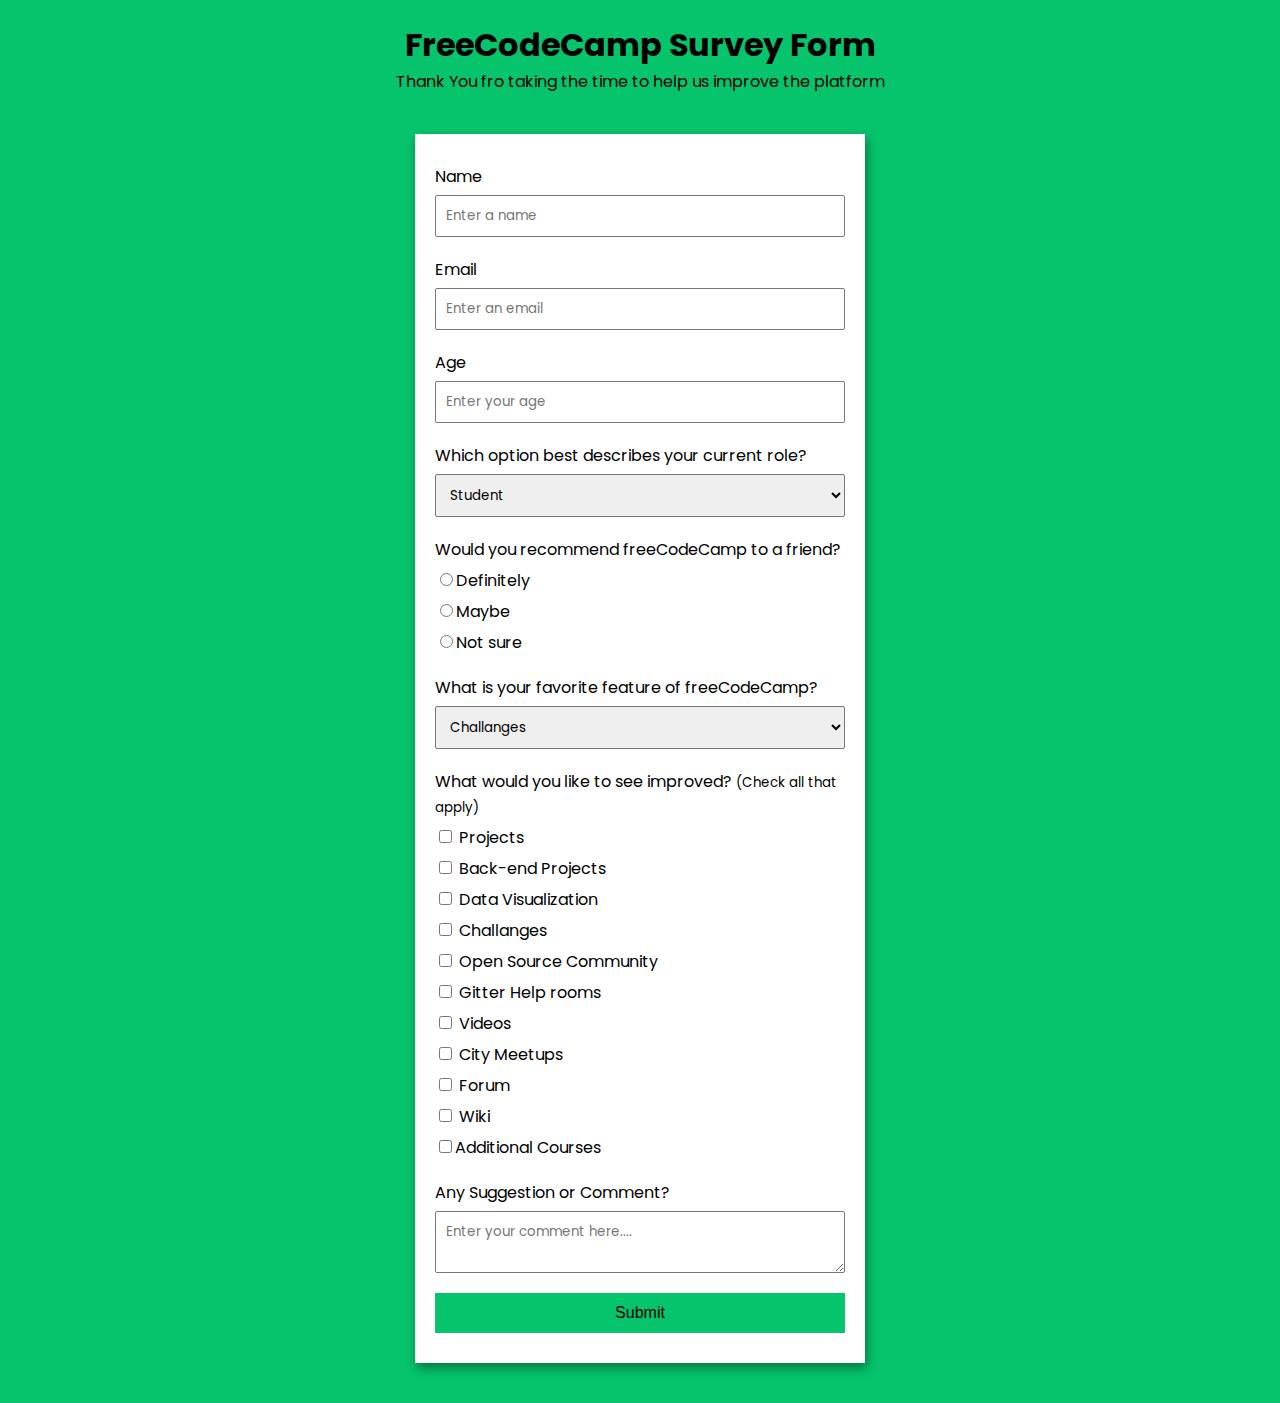
<file: FreeCodeCamp_Web_Project/Survey Page/index.html>
<!DOCTYPE html>
<html lang="en">
<head>
    <meta charset="UTF-8">
    <meta http-equiv="X-UA-Compatible" content="IE=edge">
    <meta name="viewport" content="width=device-width, initial-scale=1.0">
    <title>Document</title>
    <link rel="stylesheet" href="style.css">
    <script src="https://cdn.freecodecamp.org/testable-projects-fcc/v1/bundle.js"></script>
</head>
<body>
    <h1 id="title">FreeCodeCamp Survey Form</h1>
<p id="description">Thank You fro taking the time to help us improve the platform </p>
<form id="survey-form">
   <div class="form-control">
     <label for="name" id ="name-label">Name</label>
     <input type="text" id="name" placeholder="Enter a name" required/>
    </div>
    
    <div class="form-control">
        <label for="email" id ="email-label">Email</label>
        <input type="email" id="email" placeholder="Enter an email" required/>
       </div>  

    <div class="form-control">
        <label for="number" id ="number-label">Age</label>
        <input type="number" id="age" placeholder="Enter your age" required min="0" max="100" />
       </div>  
    
    <div class="form-control">
        <label for="role">Which option best describes your current role?</label>
        <select name="role" id="dropdown">
            <option value="student">Student</option>
            <option value="full-time">Full-time</option>
            <option value="part-time">Part-Time</option>
            <option value="other">Other</option>
        </select>
       </div>     
    <div class="form-control">
        <label>Would you recommend freeCodeCamp to a friend?</label>
       
        <label for="recommend-1">
            <input type="radio" id="recommwnd-1" name="recommend" value="def"/>Definitely
        </label>
        <label for="recommend-2">
            <input type="radio" id="recommwnd-2" name="recommend" value="maybe"/>Maybe
        </label>
        <label for="recommend-3">
            <input type="radio" id="recommwnd-3" name="recommend" value="not"/>Not sure
        </label>
       </div>
    
    <div class="form-control">
        <label for="role">What is your favorite feature of freeCodeCamp?</label>
        <select name="feature" id="feature">
            <option value="Challanges">Challanges</option>
            <option value="Projects">Projects</option>
            <option value="Open-source">Open Source</option>
            <option value="Community">Community</option>
        </select>
       </div>        
    <div class="form-control">
        <label >What would you like to see improved? 
        <small>(Check all that apply)</small></label>

            <label for="improve-1"><input type="checkbox" name="improve" id="improve-1" value="improve-1">  Projects</label>
            <label for="improve-1"><input type="checkbox" name="improve" id="improve-2" value="improve-2"> Back-end Projects</label>
            <label for="improve-1"><input type="checkbox" name="improve" id="improve-3" value="improve-3"> Data Visualization</label>
            <label for="improve-1"><input type="checkbox" name="improve" id="improve-4" value="improve-4"> Challanges</label>
            <label for="improve-1"><input type="checkbox" name="improve" id="improve-5" value="improve-5"> Open Source Community</label>
            <label for="improve-1"><input type="checkbox" name="improve" id="improve-6" value="improve-6"> Gitter Help rooms</label>
            <label for="improve-1"><input type="checkbox" name="improve" id="improve-7" value="improve-7"> Videos</label>
            <label for="improve-1"><input type="checkbox" name="improve" id="improve-8" value="improve-8"> City Meetups</label>
            <label for="improve-1"><input type="checkbox" name="improve" id="improve-9" value="improve-9"> Forum</label>
            <label for="improve-1"><input type="checkbox" name="improve" id="improve-10" value="improve-10" > Wiki</label>
            <label for="improve-1"><input type="checkbox" name="improve" id="improve-11" value="improve-11" >Additional Courses</label>
             
        
    </div> 
    <div class="form-control">
        <label for="comments">Any Suggestion or Comment?</label>
        <textarea name="comment" id="comments" placeholder="Enter your comment here...."></textarea>
    </div>
    <button type="submit" value="submit">Submit</button>
</form>
</body>
</html>
</file>
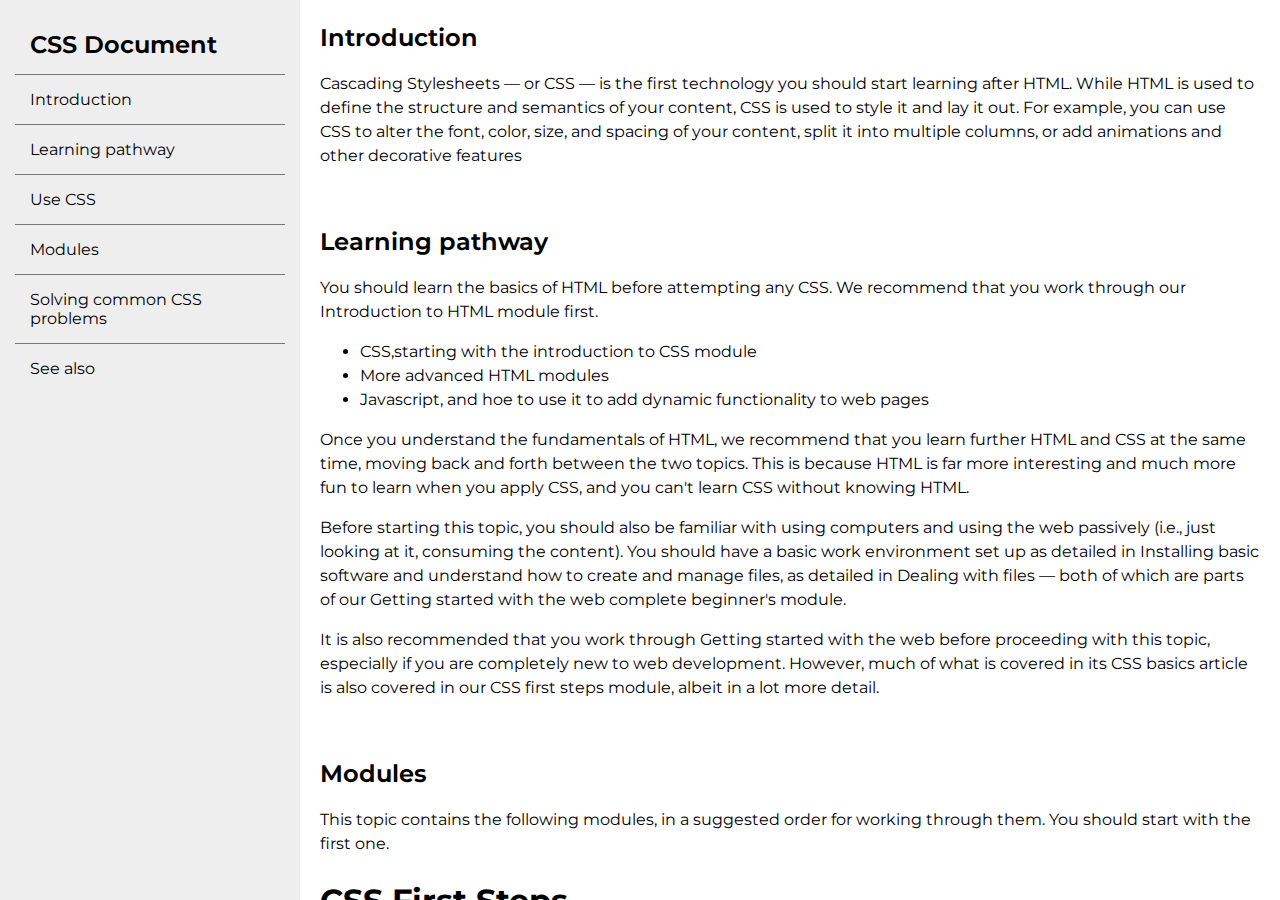
<file: FreeCodeCamp_Web_Project/Technical _Documentation _page/index.html>
<!DOCTYPE html>
<html lang="en">
  <head>
    <meta charset="UTF-8" />
    <meta http-equiv="X-UA-Compatible" content="IE=edge" />
    <meta name="viewport" content="width=device-width, initial-scale=1.0" />
    <link rel="stylesheet" href="style.css" />
    <title>Document</title>
  </head>
  <body>
    <nav id="navbar">
      <header>CSS Document</header>
      <a href="#Introduction" class="nav-link">Introduction</a>
      <a href="#Learning_pathway" class="nav-link">Learning pathway</a>
      <a href="#Use_CSS" class="nav-link">Use CSS</a>
      <a href="#Modules" class="nav-link">Modules</a>
      <a href="#Solving_common_CSS_problems" class="nav-link"
        >Solving common CSS problems</a
      >
      <a href="#See_also" class="nav-link">See also</a>
    </nav>
    <main id="main-doc">
      <section class="main-section" id="Introduction">
        <header>Introduction</header>
        <p>
          Cascading Stylesheets — or CSS — is the first technology you should
          start learning after HTML. While HTML is used to define the structure
          and semantics of your content, CSS is used to style it and lay it out.
          For example, you can use CSS to alter the font, color, size, and
          spacing of your content, split it into multiple columns, or add
          animations and other decorative features
        </p>
      </section>
      <section class="main-section" id="Learning_pathway">
        <header>Learning pathway</header>
        <p>
          You should learn the basics of HTML before attempting any CSS. We
          recommend that you work through our Introduction to HTML module first.
        </p>
        <ul>
            <li>CSS,starting with the introduction to CSS module</li>
            <li>More advanced HTML modules</li>
            <li>Javascript, and hoe to use it to add dynamic functionality to web pages</li>
        </ul>
        <p>
          Once you understand the fundamentals of HTML, we recommend that you
          learn further HTML and CSS at the same time, moving back and forth
          between the two topics. This is because HTML is far more interesting
          and much more fun to learn when you apply CSS, and you can't learn CSS
          without knowing HTML.
        </p>

        <p>
          Before starting this topic, you should also be familiar with using
          computers and using the web passively (i.e., just looking at it,
          consuming the content). You should have a basic work environment set
          up as detailed in Installing basic software and understand how to
          create and manage files, as detailed in Dealing with files — both of
          which are parts of our Getting started with the web complete
          beginner's module.
        </p>
        <p>
          It is also recommended that you work through Getting started with the
          web before proceeding with this topic, especially if you are
          completely new to web development. However, much of what is covered in
          its CSS basics article is also covered in our CSS first steps module,
          albeit in a lot more detail.
        </p>
      </section>
      <section class="main-section" id="Modules">
        <header>Modules</header>
        <p>
          This topic contains the following modules, in a suggested order for
          working through them. You should start with the first one.
        </p>
        <h1>CSS First Steps</h1>
        <p>
          CSS (Cascading Style Sheets) is used to style and layout web pages —
          for example, to alter the font, color, size, and spacing of your
          content, split it into multiple columns, or add animations and other
          decorative features. This module provides a gentle beginning to your
          path towards CSS mastery with the basics of how it works, what the
          syntax looks like, and how you can start using it to add styling to
          HTML.
        </p>
        <h4>CSS Syntax</h4>
        <p>Selector { property:value; property2:value2}</p>
        <pre>
            <code> p{ color:red;
                text-align:center;}</code>
        </pre>
        <h3>CSS building blocks</h3>
        <p>
          This module carries on where CSS first steps left off — now you've
          gained familiarity with the language and its syntax, and got some
          basic experience with using it, its time to dive a bit deeper. This
          module looks at the cascade and inheritance, all the selector types we
          have available, units, sizing, styling backgrounds and borders,
          debugging, and lots more. The aim here is to provide you with a
          toolkit for writing competent CSS and help you understand all the
          essential theory, before moving on to more specific disciplines like
          text styling and CSS layout.
        </p>
        <h3>Styling text</h3>
        <p>
          With the basics of the CSS language covered, the next CSS topic for
          you to concentrate on is styling text — one of the most common things
          you'll do with CSS. Here we look at text styling fundamentals,
          including setting font, boldness, italics, line and letter spacing,
          drop shadows, and other text features. We round off the module by
          looking at applying custom fonts to your page, and styling lists and
          links
        </p>
        <h4>CSS Comment</h4>
        <pre>
            <code>/* This is a single-line comment */
                p {
                  color: red;
                }</code>
        </pre>
        <h3>CSS layout</h3>
        <p>
          At this point, we've already looked at CSS fundamentals, how to style
          text, and how to style and manipulate the boxes that your content sits
          inside. Now it's time to look at how to place your boxes in the right
          place with respect to the viewport, and one another. We have covered
          the necessary prerequisites so we can now dive deep into CSS layout,
          looking at different display settings, modern layout tools like
          flexbox, CSS grid, and positioning, and some of the legacy techniques
          you might still want to know about.
        </p>
      </section>
      <section class="main-section" id="Use_CSS">
        <header>Use CSS</header>
        <p>There are 3 ways to use CSS</p>
        <ul>
          <li>Inline CSS</li>
          <li>Internal CSS</li>
          <li>External CSS</li>
        </ul>
        <h3>Inline CSS</h3>
        <pre>
                <code>&lt;button style="color:purple"&gt;Click Me&lt;/button</code>
            </pre>
        <h3>Internal CSS</h3>
        <pre>
                <code>&lt;style&gt;
                    button { 
                        color:purple; 
                    } 
                &lt;/style&gt;</code>
            </pre>
        <h3>External CSS</h3>
        <p>In another CSS file we can have:</p>
        <pre>
                <code>button {
                    color:purple;
                }
                </code></pre>
        <p>And then import it into the HTML using the link tag</p>
        <pre>
                <code>&lt;link rel="stylesheet" href="style.css"/&gt;</code>
            </pre>
      </section>
      <section class="main-section" id="Solving_common_CSS_problems">
        <header>Solving common CSS problems</header>
        <p>
          Use CSS to solve common problems provides links to sections of content
          explaining how to use CSS to solve very common problems when creating
          a web page.
        </p>
        <p>
          From the beginning, you'll primarily apply colors to HTML elements and
          their backgrounds; change the size, shape, and position of elements;
          and add and define borders on elements. But there's not much you can't
          do once you have a solid understanding of even the basics of CSS. One
          of the best things about learning CSS is that once you know the
          fundamentals, usually you have a pretty good feel for what can and
          can't be done, even if you don't know how to do it yet!
        </p>
        <h3>"CSS is weird"</h3>
        <p>
          CSS works a bit differently from most programming languages and design
          tools you'll come across. Why does it work the way it does? In the
          following video, Miriam Suzanne provides a useful explanation of why
          CSS works as it does, and why it has evolved as it has:
        </p>
        <div class="container">
          <iframe
            width="560"
            height="315"
            src="https://www.youtube.com/embed/aHUtMbJw8iA"
            title="YouTube video player"
            frameborder="0"
            allow="accelerometer; autoplay; clipboard-write; encrypted-media; gyroscope; picture-in-picture"
            allowfullscreen
          ></iframe>
        </div>
      </section>
      <section class="main-section" id="See_also">
        <header>See also</header>
        <h3>CSS on MDN</h3>
        <p>
          The main entry point for CSS documentation on MDN, where you'll find
          detailed reference documentation for all features of the CSS language.
          Want to know all the values a property can take? This is a good place
          to go
        </p>
      </section>
    </main>
    <script src="https://cdn.freecodecamp.org/testable-projects-fcc/v1/bundle.js"></script>
  </body>
</html>
</file>
<file: FreeCodeCamp_Web_Project/Survey Page/style.css>
@import url('https://fonts.googleapis.com/css2?family=Bungee+Inline&family=Bungee+Shade&family=Cabin+Sketch:wght@700&family=Cinzel+Decorative:wght@700&family=Creepster&family=Gloria+Hallelujah&family=Open+Sans:ital,wght@1,300&family=Poppins:wght@500;600&family=Rock+3D&family=Rubik+Beastly&family=Rye&family=Shizuru&family=Twinkle+Star&display=swap');
* {
    box-sizing: border-box;
}
body{
    background-color:#05c46b;
    font-family: 'Poppins',sans-serif;
    text-align: center;
    margin: 0;
}

form{
    background-color: #fff;
    box-shadow:2px 5px 10px rgba(0,0,0,0.4);
    padding: 30px 20px;
    max-width: 450px;
    margin: 40px auto;
     
}
h1{
    margin-bottom: 0;
}

h1 + p{
    margin-top: 0;
}

.form-control{
    margin-bottom: 20px;
    text-align: left;

}

.form-control label{
    display:block;
    margin-bottom: 6px;
}

.form-control input, 
.form-control select, 
.form-control textarea{
    border:1px solid #777;
    border-radius: 2px;
    padding: 10px;
    display:block;
    width: 100%;
    font-family: inherit;
}

.form-control input[type="radio"], 
.form-control input[type="checkbox"]
 {
    display:inline-block;
    width:auto;
}

button{
    background-color: #05c46b;
    border: 1px solid #05c46b;
    display: block;
    width: 100%;
    padding: 10px;
    font-size: 16px;
}
</file>
<file: FreeCodeCamp_Web_Project/Technical _Documentation _page/style.css>
@import url('https://fonts.googleapis.com/css2?family=Bungee+Inline&family=Bungee+Shade&family=Cabin+Sketch:wght@700&family=Cinzel+Decorative:wght@700&family=Creepster&family=Gloria+Hallelujah&family=Montserrat:ital,wght@0,400;1,600&family=Open+Sans:ital,wght@1,300&family=Poppins:wght@500;600&family=Rock+3D&family=Rubik+Beastly&family=Rye&family=Shizuru&family=Twinkle+Star&display=swap'); 

*{
    box-sizing: border-box;
}
body{
    font-family: 'Montserrat',sans-serif;
    display: flex;
    flex-wrap: wrap;
    margin: 0;
}

nav{
   background-color: #eee;
   width: 300px;
   height:100vh; 
   
   padding: 15px;
}
nav a {
    border-top: 1px solid #777;
    color: #000;
    display: block;
    padding: 15px;
    text-decoration: none;
}

nav header{
    padding: 15px;
}

main{
     
    flex: 1;
    height: 100vh;
    overflow-y: scroll;
}

header{
    font-size: 24px;
    font-weight: 650;
     
}
section{
    padding: 20px;
    line-height: 1.5;
}

pre{
    background-color: #ddd;
    padding-top: 14px;
}
@media (max-width:600px){
    body{
        flex-direction: column;
    }
    nav{
        border-right: none;
        border-bottom: 2px solid #777;
        height: 200px;
        overflow-y: scroll;
        width: 100%;
    }
    main{
        height: auto;
        overflow-y: none;
        width: 100%;
    }
}
</file>
